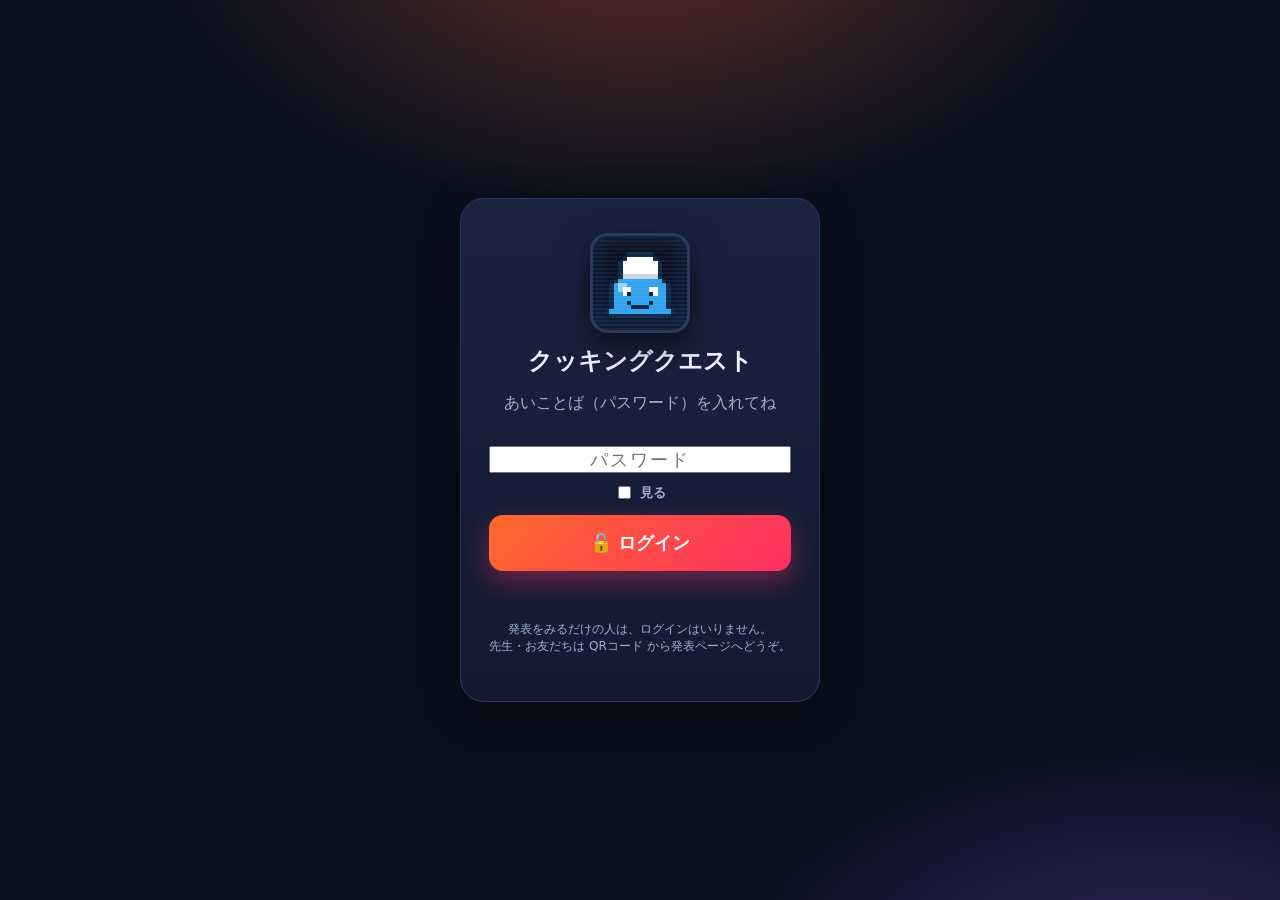
<file: index.html>
<!DOCTYPE html>
<html lang="ja">
<head>
<meta charset="UTF-8">
<meta name="viewport" content="width=device-width, initial-scale=1.0">
<title>クッキングクエスト｜20日間おひるごはんチャレンジ</title>
<link rel="icon" href="assets/favicon.svg" type="image/svg+xml">
<link rel="icon" href="assets/favicon-32.png" sizes="32x32" type="image/png">
<link rel="icon" href="assets/favicon-16.png" sizes="16x16" type="image/png">
<link rel="apple-touch-icon" href="assets/apple-touch-icon.png">
<link rel="stylesheet" href="css/style.css">
</head>
<body>

<!-- ============ トップバー ============ -->
<header class="topbar">
  <div class="brand">
    <div class="logo" id="brand-logo"></div>
    <div>
      <b>クッキングクエスト</b>
      <small id="brand-sub">20日間 おひるごはんチャレンジ</small>
    </div>
  </div>
  <div class="spacer"></div>
  <nav class="nav" id="nav">
    <button data-view="dash" class="active"><span class="ic">🏠</span>ホーム</button>
    <button data-view="entry"><span class="ic">✍️</span>記録する</button>
    <button id="header-qr" title="共有QRコード（ほかの端末で開く）">📱<b>共有QR</b></button>
    <button data-view="present"><span class="ic">🎤</span>発表モード</button>
    <button data-view="print"><span class="ic">🖨️</span>印刷・PDF</button>
    <button data-view="recipes"><span class="ic">📖</span>レシピ</button>
    <button data-view="settings"><span class="ic">⚙️</span>せってい</button>
  </nav>
</header>

<div class="wrap">

  <!-- ============ ダッシュボード ============ -->
  <section class="view active" id="dash">
    <div class="hero">
      <div class="flames"></div>
      <div class="who"><span id="hero-name">陸斗</span> の</div>
      <h1 id="hero-title">2026年夏休み自由研究: クッキングクエスト🔥</h1>
      <p id="hero-line">毎日、ご飯を作って、伝説のシェフをめざそう！🍳</p>
      <div class="stat-row">
        <div class="ring">
          <svg width="150" height="150" viewBox="0 0 150 150">
            <circle cx="75" cy="75" r="64" fill="none" stroke="#0c1122" stroke-width="16"/>
            <circle id="ring-fg" cx="75" cy="75" r="64" fill="none" stroke="url(#g1)" stroke-width="16"
              stroke-linecap="round" stroke-dasharray="402" stroke-dashoffset="402"/>
            <defs><linearGradient id="g1" x1="0" y1="0" x2="1" y2="1">
              <stop offset="0" stop-color="#39e08b"/><stop offset="1" stop-color="#37b6ff"/>
            </linearGradient></defs>
          </svg>
          <div class="num"><b><span id="ring-num">0</span>日</b></div>
        </div>
        <div style="flex:1;min-width:240px">
          <div class="badges" id="badges"></div>
          <div class="xpbar">
            <div class="lvl"><span id="lvl-name">Lv.1 みならいシェフ</span><span id="xp-text">0 XP</span></div>
            <div class="xptrack"><div class="xpfill" id="xpfill"></div></div>
          </div>
        </div>
      </div>
    </div>

    <div class="row" style="margin:22px 0 14px">
      <h2 class="section" style="margin:0">📅 きろくカレンダー</h2>
      <div class="spacer"></div>
      <button class="btn gold sm" id="quick-add">＋ きょうの記録をする</button>
    </div>
    <div class="grid-days" id="grid-days"></div>
  </section>

  <!-- ============ 記録する（フォーム） ============ -->
  <section class="view" id="entry">
    <div class="card">
      <h2 class="section">✍️ <span id="entry-head">きょうの おひるごはんを記録しよう</span></h2>
      <p class="muted" id="entry-sub">写真とテキストを入れて「クリア！」をおすと保存されるよ。</p>

      <div class="form-grid" style="margin-top:14px">
        <div class="field">
          <label>🗓️ 日づけ</label>
          <input type="date" id="f-date">
        </div>
        <div class="field full">
          <label>🍽️ 料理のタイトル <span class="hint">かっこいい名前をつけよう！</span></label>
          <input type="text" id="f-title" placeholder="れい：オムライス火山（かざん）もり">
        </div>
        <div class="field full">
          <label>📷 料理の写真 <span class="hint">なん枚でもOK・ドラッグしても入るよ</span></label>
          <div class="dropzone" id="dropzone">
            <div style="font-size:34px">📸</div>
            <div>ここをタップ、または <b>写真をドラッグ</b> して入れよう</div>
            <input type="file" id="f-photo" accept="image/*" multiple hidden>
          </div>
          <div class="photos" id="photos"></div>
        </div>
        <div class="field">
          <label>🧂 使った材料（ざいりょう） <span class="hint">1行に1つ</span></label>
          <textarea id="f-ing" placeholder="たまご 2こ&#10;ごはん 1ぱい&#10;ケチャップ&#10;たまねぎ"></textarea>
        </div>
        <div class="field">
          <label>👨‍🍳 作りかた・くふうしたこと</label>
          <textarea id="f-steps" placeholder="れい：たまねぎを小さく切った。&#10;ケチャップをよくまぜた。&#10;火加減に気をつけた！"></textarea>
        </div>
        <div class="field full">
          <label>💬 かんそう・むずかしかったこと・あじ</label>
          <textarea id="f-note" placeholder="れい：とろとろにできて自分でもびっくり！つぎはチーズを入れたい。"></textarea>
        </div>
        <div class="field">
          <label>⭐ 今日のできばえ</label>
          <div class="stars" id="stars">
            <span data-v="1">⭐</span><span data-v="2">⭐</span><span data-v="3">⭐</span><span data-v="4">⭐</span><span data-v="5">⭐</span>
          </div>
        </div>
        <div class="field">
          <label>😋 おいしさレベル</label>
          <select id="f-yum">
            <option value="🤤 ぜっぴん！">🤤 ぜっぴん！</option>
            <option value="😋 おいしい">😋 おいしい</option>
            <option value="🙂 まあまあ">🙂 まあまあ</option>
            <option value="😅 つぎはがんばる">😅 つぎはがんばる</option>
          </select>
        </div>
      </div>

      <div class="row end" style="margin-top:10px">
        <button class="btn ghost sm" id="entry-cancel" style="display:none">キャンセル</button>
        <button class="btn ghost sm" id="entry-delete" style="display:none">🗑️ この日を消す</button>
        <button class="btn big" id="save-entry" style="max-width:280px">🔥 クリア！ 記録する</button>
      </div>
    </div>
  </section>

  <!-- ============ 発表モード（起動画面） ============ -->
  <section class="view" id="present">
    <div class="card" style="text-align:center">
      <h2 class="section" style="justify-content:center">🎤 発表モード</h2>
      <p class="muted">大きな画面（プロジェクター）でスライドショー。矢印キー ← → でめくれるよ。</p>
      <div style="font-size:70px;margin:10px">📽️</div>
      <div class="row" style="justify-content:center">
        <button class="btn big sky" id="start-present" style="max-width:320px">▶ スライドを はじめる</button>
      </div>
      <p class="muted" style="margin-top:16px">キーそうさ：<span class="chip">→ / Space つぎ</span> <span class="chip">← まえ</span> <span class="chip">F 全画面</span> <span class="chip">Esc おわる</span></p>
    </div>
  </section>

  <!-- ============ 印刷・PDF ============ -->
  <section class="view" id="print-view">
    <div class="card print-controls no-print">
      <h2 class="section">🖨️ 印刷・PDFにする</h2>
      <p class="muted">紙のサイズと向きをえらんで「印刷する」→ プリンタ画面で「PDFに保存」もできるよ。カラー印刷におすすめ。</p>
      <div class="print-opts" style="margin-top:14px">
        <div class="field">
          <label>📄 紙のサイズ</label>
          <select id="p-size">
            <option value="A4">A4（ふつう・210×297mm）</option>
            <option value="A3">A3（大きい・297×420mm）</option>
            <option value="A5">A5（小さい・148×210mm）</option>
            <option value="B5">B5（JIS・182×257mm）</option>
            <option value="B4">B4（JIS・257×364mm）</option>
            <option value="Letter">レター（216×279mm）</option>
            <option value="Legal">リーガル（216×356mm）</option>
            <option value="Hagaki">はがき（100×148mm）</option>
            <option value="L">L判写真（89×127mm）</option>
          </select>
        </div>
        <div class="field">
          <label>🔄 向き</label>
          <select id="p-orient">
            <option value="portrait">たて</option>
            <option value="landscape">よこ</option>
          </select>
        </div>
        <div class="field">
          <label>🧩 レイアウト</label>
          <select id="p-layout">
            <option value="full">1日 1ページ（写真大きめ・おすすめ）</option>
            <option value="compact">2日 1ページ（コンパクト）</option>
          </select>
        </div>
        <div class="field">
          <label>🖼️ 表紙をつける</label>
          <select id="p-cover"><option value="1">つける</option><option value="0">つけない</option></select>
        </div>
        <div class="field">
          <label>📖 「はじめに・まとめ」</label>
          <select id="p-docs"><option value="1">入れる</option><option value="0">入れない</option></select>
        </div>
        <div class="field">
          <label>🔗 発表QRコード</label>
          <select id="p-qr"><option value="1">表紙につける</option><option value="0">つけない</option></select>
        </div>
        <div class="field">
          <label>&nbsp;</label>
          <button class="btn gold" id="do-print">🖨️ 印刷する / PDFに保存</button>
        </div>
      </div>
      <p class="muted no-print" style="margin-top:8px">↓ 下はプレビュー（実際に印刷される紙のイメージ）</p>
    </div>

    <div class="preview-scroller no-print" id="preview-scroller">
      <div id="report"></div>
    </div>
  </section>

  <!-- ============ レシピ図鑑 ============ -->
  <section class="view" id="recipes">
    <div class="card" style="background:linear-gradient(135deg,#241033,#3a1030 60%,#0b1020)">
      <h2 class="section">📖 レシピ図鑑 <span class="chip" id="recipe-count"></span></h2>
      <p class="muted">「作ってみたい！」をタップすると、材料・作り方が出るよ。そのまま「記録する」に写せるので、まよったらここから選ぼう！🍳</p>
      <div class="chips" id="recipe-cats" style="margin-top:12px"></div>
    </div>
    <div class="recipe-grid" id="recipe-grid" style="margin-top:16px"></div>
    <div id="recipe-credits" style="margin-top:18px"></div>
  </section>

  <!-- ============ せってい ============ -->
  <section class="view" id="settings">
    <div class="card" style="background:linear-gradient(135deg,#0e2a3a,#0b1020);border-color:#1c5a7a">
      <h2 class="section">🔗 共有URL（どの端末でも同じ記録）</h2>
      <p class="muted">このURLを ふせておけば、パソコン・スマホ・iPad など どの端末で開いても同じ記録が出ます。iPadで開けばそのまま発表もできます。<b>大事なURLなので、なくさないように保存してね。</b></p>
      <div class="row" style="margin-top:10px">
        <input type="text" id="share-url" readonly style="flex:1;min-width:220px" onclick="this.select()">
        <button class="btn sky sm" id="copy-url">📋 コピー</button>
      </div>
      <p class="muted" id="ws-note" style="font-size:12px;margin-top:8px"></p>
    </div>

    <div class="card" style="margin-top:18px">
      <h2 class="section">⚙️ せってい（自由研究のじょうほう）</h2>
      <p class="muted">ここに入れた名前や目標は、表紙やスライドに出るよ。</p>
      <div class="setting-grid" style="margin-top:14px">
        <div class="field"><label>👦 名前</label><input type="text" id="s-name" placeholder="陸斗"></div>
        <div class="field"><label>🏫 学年・組</label><input type="text" id="s-grade" placeholder="3-1"></div>
        <div class="field full"><label>📕 タイトル <span class="hint">表紙・発表ページに出るよ</span></label><input type="text" id="s-title" placeholder="2026年夏休み自由研究: クッキングクエスト🔥"></div>
        <div class="field full"><label>🌐 発表ページの公開URL <span class="hint">印刷のQRコードの飛び先</span></label><input type="text" id="s-url" placeholder="https://…github.io/…/present.html"></div>
        <div class="field"><label>🎯 目標の日数</label><input type="number" id="s-goal" min="1" max="99" value="20"></div>
        <div class="field"><label>🔔 効果音</label><select id="s-sound"><option value="1">オン</option><option value="0">オフ</option></select></div>
        <div class="field full"><label>💡 はじめに（きっかけ・目的）</label><textarea id="s-intro" placeholder="れい：ぼくはお母さんの手つだいで料理をするのが好きになったので、夏休みに毎日おひるごはんを作ってみることにしました。"></textarea></div>
        <div class="field full"><label>🏁 まとめ（わかったこと・かんそう）</label><textarea id="s-summary" placeholder="れい：20日つづけて、包丁の使い方が上手になった。火かげんがむずかしかった。家族が『おいしい』と言ってくれてうれしかった。"></textarea></div>
      </div>
      <div class="row"><button class="btn lime sm" id="save-settings">💾 ほぞんする</button></div>
    </div>

    <div class="card" style="margin-top:18px">
      <h2 class="section">💾 バックアップ・書き出し</h2>
      <p class="muted">写真もぜんぶ入ったデータを保存できます。パソコンを変えるときや、消えてしまうのが心配なときに。</p>
      <div class="kv"><span>📦 データを保存（バックアップ）</span><button class="btn ghost sm" id="export-json">JSONで書き出す</button></div>
      <div class="kv"><span>📥 データを読みこむ（ふくげん）</span><button class="btn ghost sm" id="import-json">JSONを読みこむ</button></div>
      <div class="kv"><span>🌐 発表をオフライン用に書き出す</span><button class="btn sky sm" id="export-site">バックアップHTMLを保存</button></div>
      <p class="muted" style="font-size:13px">※ 発表は<b>すでにクラウドで自動共有</b>されています（上の「共有URL」）。QRコードもそのURLに自動でつながります。<br>このボタンは、ネットが無い場所でも開ける「1ファイル完結の発表バックアップ」を保存したいとき用です。</p>
      <input type="file" id="import-file" accept="application/json" hidden>
    </div>

    <div class="card" style="margin-top:18px">
      <h2 class="section">🧪 おためし</h2>
      <div class="kv"><span>サンプルデータを入れて動きを見る</span><button class="btn ghost sm" id="load-demo">デモを入れる</button></div>
      <div class="kv"><span class="danger">ぜんぶ消して最初から</span><button class="btn ghost sm danger" id="reset-all">全部リセット</button></div>
    </div>
    <p class="muted" style="text-align:center;margin-top:20px;font-size:13px">クッキングクエスト 🔥 データはこのブラウザの中に自動保存されます</p>
  </section>

</div><!-- /wrap -->

<!-- 発表スライドのステージ -->
<div id="present-view">
  <div id="slides"></div>
  <div class="present-bar">
    <button id="pv-prev">← まえ</button>
    <div class="pageno" id="pv-pageno">1 / 1</div>
    <div class="prog"><i id="pv-prog"></i></div>
    <button id="pv-full">⛶ 全画面</button>
    <button id="pv-next">つぎ →</button>
    <button id="pv-exit">✕ おわる</button>
  </div>
</div>

<!-- 部品 -->
<div id="toast"></div>
<canvas id="confetti"></canvas>
<div id="levelup"><div class="box"><div class="em">🏆</div><h2 id="lu-title">レベルアップ！</h2><p id="lu-sub"></p></div></div>
<div class="modal-bg" id="modal"><div class="modal"><h3 id="m-title"></h3><div id="m-body"></div><div class="row end" style="margin-top:16px"><button class="btn ghost sm" id="m-cancel">キャンセル</button><button class="btn sm" id="m-ok">OK</button></div></div></div>

<!-- レシピ詳細 -->
<div class="recipe-detail-bg" id="recipe-detail"><div class="recipe-detail" id="recipe-detail-body"></div></div>

<!-- 共有QRコード -->
<div class="modal-bg" id="qr-modal">
  <div class="modal" style="max-width:420px;text-align:center">
    <h3>📱 共有QRコード</h3>
    <p class="muted" style="font-size:13px">スマホやiPadのカメラでこのQRを読み取ると、<b>同じ記録</b>が開けます。発表もそのままできます。</p>
    <div id="qr-img-box" style="margin:16px auto"></div>
    <input type="text" id="qr-url" readonly onclick="this.select()" style="width:100%;text-align:center;font-size:12px">
    <div class="row" style="justify-content:center;margin-top:14px">
      <button class="btn sky sm" id="qr-copy">📋 URLをコピー</button>
      <button class="btn ghost sm" id="qr-close">とじる</button>
    </div>
  </div>
</div>

<!-- ============ ログイン画面 ============ -->
<div id="login">
  <div class="login-card">
    <div class="login-logo" id="login-logo"></div>
    <h1>クッキングクエスト</h1>
    <p class="muted">あいことば（パスワード）を入れてね</p>
    <input type="password" id="login-pass" placeholder="パスワード" autocomplete="current-password">
    <label class="login-show"><input type="checkbox" id="login-toggle"> 見る</label>
    <button class="btn big" id="login-btn" style="margin-top:12px">🔓 ログイン</button>
    <div id="login-err"></div>
    <p class="muted" style="font-size:12px;margin-top:16px">発表をみるだけの人は、ログインはいりません。<br>先生・お友だちは QRコード から発表ページへどうぞ。</p>
  </div>
</div>

<style id="page-style">@page{size:A4 portrait;margin:10mm}</style>

<script src="lib/supabase.js"></script>
<script src="js/cloud-config.js"></script>
<script src="js/cloud.js"></script>
<script src="lib/qrcode.js"></script>
<script src="js/recipes.js"></script>
<script src="js/photos.js"></script>
<script src="js/app.js"></script>
</body>
</html>
</file>
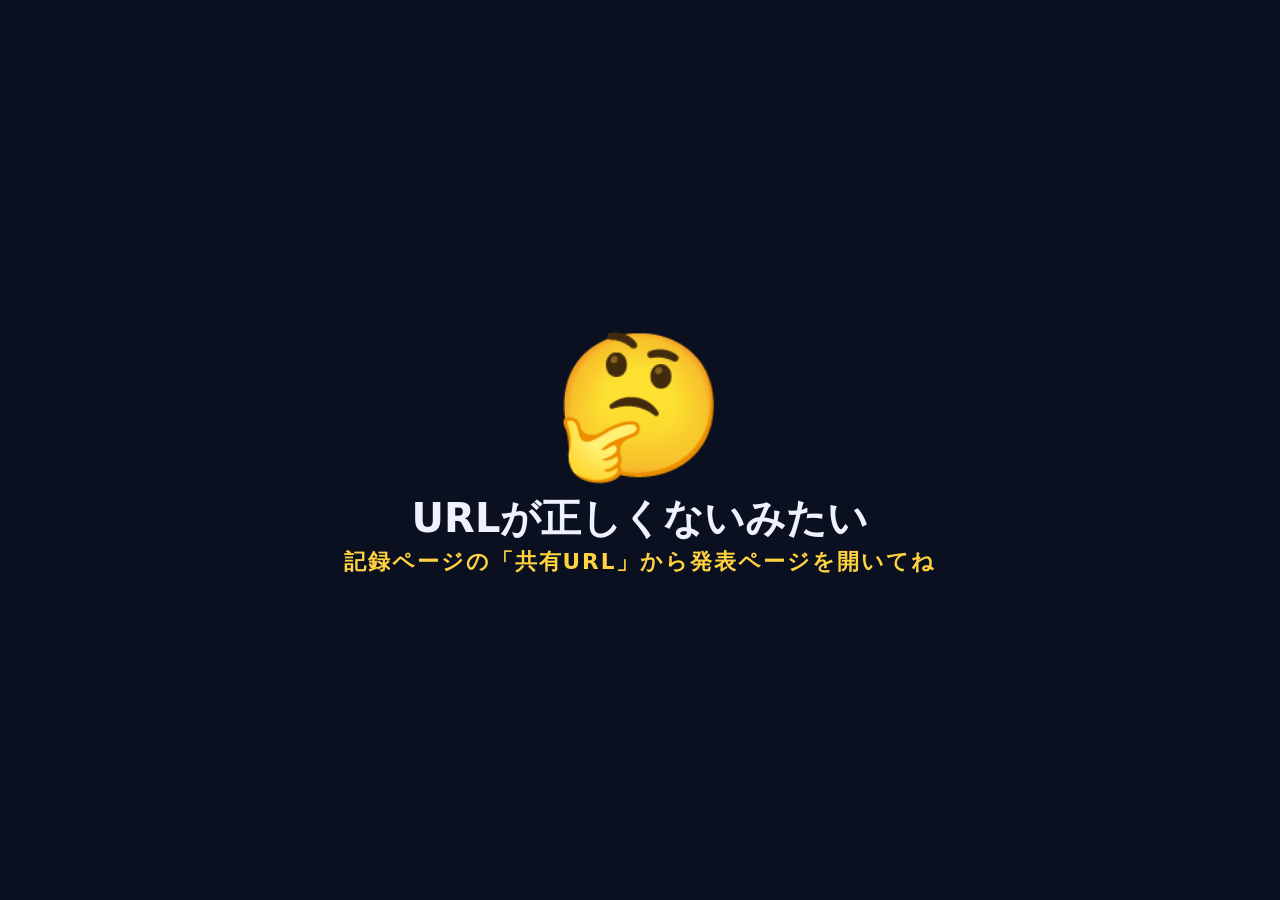
<file: present.html>
<!DOCTYPE html><html lang="ja"><head><meta charset="UTF-8">
<meta name="viewport" content="width=device-width,initial-scale=1">
<title>2026年夏休み自由研究: クッキングクエスト🔥</title>
<link rel="icon" href="assets/favicon.svg" type="image/svg+xml">
<link rel="icon" href="assets/favicon-32.png" sizes="32x32" type="image/png">
<link rel="apple-touch-icon" href="assets/apple-touch-icon.png">
<style>
*{margin:0;padding:0;box-sizing:border-box}
body{font-family:system-ui,-apple-system,"Hiragino Maru Gothic ProN","Yu Gothic",sans-serif;background:#0b1020;color:#eef2ff;overflow:hidden}
#s{position:fixed;inset:0}
.sl{position:absolute;inset:0;display:none;flex-direction:column;padding:4vmin 5vmin 96px;overflow:hidden}
.sl.on{display:flex;animation:in .5s cubic-bezier(.2,.9,.2,1) both}
@keyframes in{from{opacity:0;transform:translateX(40px)}to{opacity:1;transform:none}}
.k{color:#ffd23f;font-weight:900;letter-spacing:2px;font-size:clamp(14px,2.4vmin,22px)}
h1{font-size:clamp(30px,7vmin,74px);margin:.2em 0;line-height:1.05}
.ph{flex:1;display:grid;gap:2vmin;min-height:0;grid-auto-rows:1fr}
.ph .shot{position:relative;overflow:hidden;border-radius:18px;background:#05070f;box-shadow:0 20px 50px rgba(0,0,0,.6);min-height:0}
.ph .shot>span{position:absolute;inset:0;background-size:cover;background-position:center;filter:blur(22px) brightness(.5);transform:scale(1.25)}
.ph .shot>img{position:absolute;inset:0;width:100%;height:100%;object-fit:contain;z-index:1}
.m{display:flex;flex-wrap:wrap;gap:2vmin;margin-top:2vmin;font-size:clamp(15px,2.6vmin,26px)}
.m .b{background:rgba(255,255,255,.08);border:1px solid rgba(255,255,255,.14);border-radius:16px;padding:1.4vmin 2vmin}
.m .b b{color:#ffd23f}
.cover{align-items:center;justify-content:center;text-align:center;background:radial-gradient(800px 500px at 50% 0%,rgba(255,106,43,.35),transparent 60%)}
.plate{font-size:clamp(70px,18vmin,200px);animation:spin 14s linear infinite}
@keyframes spin{to{transform:rotate(360deg)}}
.bar{position:absolute;inset:auto 0 0 0;display:flex;gap:14px;align-items:center;padding:14px 20px;background:linear-gradient(0deg,rgba(0,0,0,.6),transparent)}
.bar button{border:1px solid rgba(255,255,255,.25);background:rgba(255,255,255,.1);color:#fff;border-radius:12px;padding:10px 16px;font-weight:900;font-size:16px;cursor:pointer}
.prog{flex:1;height:8px;border-radius:6px;background:rgba(255,255,255,.15);overflow:hidden}
.prog i{display:block;height:100%;background:linear-gradient(90deg,#ffb020,#ff2e63);width:0;transition:.4s}
.no{font-weight:900;min-width:64px;text-align:center}
#msg{position:fixed;inset:0;display:grid;place-items:center;text-align:center;padding:24px}
#msg .plate2{font-size:min(24vmin,140px)}
.hide{display:none!important}
</style></head><body>
<div id="msg"><div><div class="plate2">🍳</div><h1 style="font-size:clamp(22px,5vw,40px)">よみこみ中…</h1><p class="k" id="msgk">クラウドから発表データを読んでいます</p></div></div>
<div id="s" class="hide"></div>
<div class="bar hide" id="bar"><button onclick="go(i-1)">←</button><div class="no" id="no"></div><div class="prog"><i id="pi"></i></div><button onclick="fs()">⛶</button><button onclick="go(i+1)">→</button></div>

<script src="lib/supabase.js"></script>
<script src="js/cloud-config.js"></script>
<script>
const esc=s=>(s==null?'':String(s)).replace(/[&<>"]/g,c=>({'&':'&amp;','<':'&lt;','>':'&gt;','"':'&quot;'}[c]));
const nl=s=>esc(s).replace(/\n/g,'<br>');
const fd=s=>{if(!s)return'';const[y,m,d]=s.split('-').map(Number);if(!y||!m||!d)return s;const date=new Date(y,m-1,d);if(isNaN(date))return s;const w=['日','月','火','水','木','金','土'][date.getDay()];return(date.getMonth()+1)+'月'+date.getDate()+'日('+w+')';};
let slides=[],els=[],i=0;
function go(n){if(!els.length)return;i=Math.max(0,Math.min(els.length-1,n));els.forEach((el,k)=>el.classList.toggle('on',k===i));document.getElementById('no').textContent=(i+1)+' / '+els.length;document.getElementById('pi').style.width=((i+1)/els.length*100)+'%';}
function fs(){if(!document.fullscreenElement)document.documentElement.requestFullscreen();else document.exitFullscreen();}
function build(S,E){
  slides=[];
  slides.push('<div class="sl cover"><div class="plate">🍽️</div><div class="k">じゆうけんきゅう / COOKING QUEST</div><h1>'+esc(S.title||'')+'</h1><div class="m" style="justify-content:center"><div class="b"><b>なまえ</b> '+esc(S.name||'')+'</div><div class="b"><b>クラス</b> '+esc(S.grade||'')+'</div><div class="b"><b>クリア</b> '+E.length+'日</div></div></div>');
  if(S.intro&&S.intro.trim())slides.push('<div class="sl"><div class="k">はじめに</div><h1>なぜ やろうと思ったか 💡</h1><div class="m"><div class="b" style="font-size:clamp(18px,3.4vmin,34px);line-height:1.6">'+nl(S.intro)+'</div></div></div>');
  E.forEach((e,idx)=>{const dayNum=idx+1;const p=(e.photos||[]).slice(0,4);let g='1fr';if(p.length===2)g='1fr 1fr';if(p.length===3)g='2fr 1fr';if(p.length>=4)g='1fr 1fr';
   const shot=x=>'<div class="shot"><span style="background-image:url(\''+esc(x)+'\')"></span><img src="'+esc(x)+'"></div>';
   const ph=p.length?'<div class="ph" style="grid-template-columns:'+g+'">'+p.map(shot).join('')+'</div>':'<div class="ph" style="place-items:center;font-size:12vmin">🍽️</div>';
   const st='⭐'.repeat(e.stars||0);
   slides.push('<div class="sl"><div class="k">'+dayNum+'日目 ・ '+esc(fd(e.date))+'</div><h1>'+esc(e.title||'')+'</h1>'+ph+'<div class="m">'+(e.ingredients?'<div class="b"><b>材料</b> '+esc((e.ingredients||'').split("\n").filter(Boolean).join("、"))+'</div>':'')+(e.yum?'<div class="b">'+esc(e.yum)+'</div>':'')+(st?'<div class="b">'+st+'</div>':'')+(e.note?'<div class="b"><b>ひとこと</b> '+esc(e.note)+'</div>':'')+'</div></div>');});
  if(S.summary&&S.summary.trim())slides.push('<div class="sl"><div class="k">まとめ</div><h1>やってみて わかったこと 🏁</h1><div class="m"><div class="b" style="font-size:clamp(18px,3.4vmin,34px);line-height:1.6">'+nl(S.summary)+'</div></div></div>');
  slides.push('<div class="sl cover"><div class="plate">🎉</div><h1>おわり</h1><div class="k">みてくれて ありがとう！</div></div>');
  document.getElementById('s').innerHTML=slides.join('');
  els=[...document.querySelectorAll('.sl')];
  document.getElementById('msg').classList.add('hide');
  document.getElementById('s').classList.remove('hide');
  document.getElementById('bar').classList.remove('hide');
  go(0);
}
function showMsg(title,sub){document.querySelector('#msg h1').textContent=title;document.getElementById('msgk').textContent=sub;document.querySelector('#msg .plate2').textContent='🤔';}
async function load(){
  const m=(location.hash||'').match(/ws=([A-Za-z0-9\-]+)/);
  if(!m){showMsg('URLが正しくないみたい','記録ページの「共有URL」から発表ページを開いてね');return;}
  const ws=m[1], cfg=window.CLOUD||{};
  if(!(cfg.url&&cfg.key)||!window.supabase){showMsg('準備中','設定を確認してね');return;}
  try{
    const c=window.supabase.createClient(cfg.url,cfg.key,{auth:{persistSession:false}});
    const st=await c.from('app_settings').select('data').eq('ws',ws).maybeSingle();
    const en=await c.from('entries').select('*').eq('ws',ws).order('day',{ascending:true});
    const S=(st.data&&st.data.data)||{};
    // アプリ(js/app.js)と同じ：日付順で全件表示（通し番号で番号付け）
    const E=(en.data||[]).slice().sort((a,b)=>(a.date||'').localeCompare(b.date||'')||(a.created_at||0)-(b.created_at||0)).map(r=>({day:r.day,date:r.date,title:r.title,ingredients:r.ingredients,note:r.note,stars:r.stars,yum:r.yum,photos:r.photos||[]}));
    if(!E.length){showMsg('まだ発表データがありません','記録ページで料理を記録すると、ここに出ます🍳');return;}
    document.title=(S.title||'クッキングクエスト');
    build(S,E);
  }catch(e){console.error(e);showMsg('読みこめませんでした','ネットせつぞくを確認してね');}
}
addEventListener('keydown',e=>{if(!els.length)return;if(e.key==='ArrowRight'||e.key===' '){e.preventDefault();go(i+1);}else if(e.key==='ArrowLeft')go(i-1);else if(e.key==='f')fs();});
let tx=null;addEventListener('touchstart',e=>tx=e.touches[0].clientX,{passive:true});addEventListener('touchend',e=>{if(tx==null||!els.length)return;const dx=e.changedTouches[0].clientX-tx;if(Math.abs(dx)>50)go(i+(dx<0?1:-1));tx=null;});
addEventListener('hashchange',load);
load();
</script></body></html>
</file>
<file: css/style.css>
/* =========================================================
   クッキングクエスト - 自由研究 料理記録アプリ
   小3男子がテンション上がる「ゲーム風」デザイン
   ========================================================= */

/* ==========================================================
   CSS変数（カラーパレット・共通値）
   ========================================================== */
:root {
  /* 背景色 */
  --bg: #0b1020;
  --bg2: #131a30;
  --panel: #1a2340;
  --panel2: #212c50;

  /* テキスト色 */
  --ink: #eef2ff;
  --sub: #9fb0d8;
  --line: #2c3860;

  /* アクセントカラー */
  --fire: #ff6a2b;
  --fire2: #ffb020;
  --lava: #ff2e63;
  --gold: #ffd23f;
  --lime: #39e08b;
  --sky: #37b6ff;
  --purple: #8a5cff;

  /* 共通値 */
  --radius: 20px;
  --shadow: 0 12px 40px rgba(0, 0, 0, .45);
  --font: system-ui, -apple-system, "Hiragino Maru Gothic ProN", "Yu Gothic", "Meiryo", sans-serif;
}

/* ==========================================================
   ベーススタイル
   ========================================================== */
* {
  box-sizing: border-box;
  -webkit-tap-highlight-color: transparent;
}

html, body {
  margin: 0;
  padding: 0;
}

body {
  font-family: var(--font);
  color: var(--ink);
  background:
    radial-gradient(1200px 600px at 80% -10%, rgba(138, 92, 255, .25), transparent 60%),
    radial-gradient(1000px 500px at 0% 0%, rgba(255, 106, 43, .20), transparent 55%),
    var(--bg);
  min-height: 100vh;
  overflow-x: hidden;
}

button {
  font-family: inherit;
  cursor: pointer;
}

img {
  max-width: 100%;
  display: block;
}

input, textarea, select {
  font-family: inherit;
}

/* ==========================================================
   トップバー
   ========================================================== */
.topbar {
  position: sticky;
  top: 0;
  z-index: 50;
  display: flex;
  align-items: center;
  gap: 14px;
  padding: 12px 18px;
  background: linear-gradient(180deg, rgba(11, 16, 32, .96), rgba(11, 16, 32, .72));
  backdrop-filter: blur(10px);
  border-bottom: 1px solid var(--line);
}

.brand {
  display: flex;
  align-items: center;
  gap: 12px;
  font-weight: 900;
  letter-spacing: .5px;
  font-family: var(--font);
}

.brand .logo {
  width: 46px;
  height: 46px;
  border-radius: 12px;
  display: grid;
  place-items: center;
  padding: 5px;
  overflow: hidden;
  position: relative;
  background: linear-gradient(180deg, #0a1020, #0e1732);
  border: 2px solid #2a3a5e;
  box-shadow: 0 6px 18px rgba(0, 0, 0, .5),
              inset 0 0 16px rgba(255, 176, 32, .15),
              inset 0 0 0 2px #0a1020;
}

.brand .logo .pixel-sprite {
  width: 100%;
  height: 100%;
  image-rendering: pixelated;
  image-rendering: crisp-edges;
  animation: heroBob 1.8s ease-in-out infinite;
}

@keyframes heroBob {
  0%, 100% { transform: translateY(0); }
  50% { transform: translateY(-8%); }
}

@keyframes wobble {
  0%, 100% { transform: rotate(-4deg); }
  50% { transform: rotate(6deg); }
}

.brand b {
  font-size: 19px;
  line-height: 1;
}

.brand small {
  display: block;
  color: var(--sub);
  font-weight: 700;
  font-size: 11px;
  margin-top: 2px;
}

.spacer {
  flex: 1;
}

/* ナビゲーション */
.nav {
  display: flex;
  gap: 8px;
  flex-wrap: wrap;
}

.nav button {
  border: 1px solid var(--line);
  background: var(--panel);
  color: var(--ink);
  padding: 10px 14px;
  border-radius: 12px;
  font-weight: 800;
  font-size: 14px;
  transition: .15s transform, .15s background, .15s border-color;
}

.nav button:hover {
  transform: translateY(-2px);
}

.nav button.active {
  background: linear-gradient(135deg, var(--fire), var(--fire2));
  border-color: transparent;
  color: #231200;
  box-shadow: 0 8px 22px rgba(255, 176, 32, .4);
}

.nav button .ic {
  margin-right: 6px;
}

/* ヘッダーQRボタン */
#header-qr {
  display: flex;
  align-items: center;
  gap: 6px;
  border: 1px solid var(--line);
  background: linear-gradient(135deg, var(--sky), var(--purple));
  color: #04121f;
  padding: 9px 14px;
  border-radius: 12px;
  font-weight: 900;
  font-size: 14px;
  box-shadow: 0 6px 18px rgba(55, 182, 255, .35);
  transition: .15s transform;
}

#header-qr:hover {
  transform: translateY(-2px);
}

#header-qr b {
  font-weight: 900;
}

#qr-img-box img {
  width: 230px;
  height: 230px;
  image-rendering: pixelated;
  border: 8px solid #fff;
  border-radius: 10px;
  background: #fff;
}

@media (max-width: 720px) {
  #header-qr b { display: none; }
  #header-qr { padding: 9px 11px; }
}

/* ==========================================================
   レイアウト
   ========================================================== */
.wrap {
  max-width: 1120px;
  margin: 0 auto;
  padding: 22px 18px 90px;
}

.view {
  display: none;
  animation: pop .35s ease both;
}

.view.active {
  display: block;
}

@keyframes pop {
  from {
    opacity: 0;
    transform: translateY(14px) scale(.99);
  }
  to {
    opacity: 1;
    transform: none;
  }
}

.card {
  background: linear-gradient(180deg, var(--panel), var(--bg2));
  border: 1px solid var(--line);
  border-radius: var(--radius);
  padding: 20px;
  box-shadow: var(--shadow);
}

h2.section {
  font-size: 22px;
  margin: 0 0 4px;
  display: flex;
  align-items: center;
  gap: 10px;
}

.muted {
  color: var(--sub);
}

/* ==========================================================
   ダッシュボード ヒーロー
   ========================================================== */
.hero {
  position: relative;
  overflow: hidden;
  border-radius: 26px;
  padding: 26px;
  background:
    radial-gradient(600px 300px at 90% -20%, rgba(255, 210, 63, .25), transparent 60%),
    linear-gradient(135deg, #241033, #3a1030 60%, #0b1020);
  border: 1px solid var(--line);
  box-shadow: var(--shadow);
}

.hero .flames {
  position: absolute;
  inset: auto 0 -20px 0;
  height: 120px;
  pointer-events: none;
  opacity: .5;
  background:
    radial-gradient(60px 90px at 10% 100%, var(--fire), transparent 70%),
    radial-gradient(70px 110px at 35% 100%, var(--fire2), transparent 70%),
    radial-gradient(60px 90px at 60% 100%, var(--lava), transparent 70%),
    radial-gradient(80px 120px at 85% 100%, var(--fire), transparent 70%);
  filter: blur(2px);
  animation: flick 1.4s ease-in-out infinite alternate;
}

@keyframes flick {
  from {
    transform: translateY(6px) scaleY(.95);
    opacity: .4;
  }
  to {
    transform: translateY(-4px) scaleY(1.05);
    opacity: .65;
  }
}

.hero h1 {
  margin: 0;
  font-size: 30px;
  line-height: 1.15;
  text-shadow: 0 2px 0 rgba(0, 0, 0, .3);
}

.hero .who {
  color: var(--gold);
  font-weight: 900;
}

.hero p {
  margin: 8px 0 0;
  color: #e9d6ff;
  font-weight: 600;
}

/* ステータス行 */
.stat-row {
  display: flex;
  flex-wrap: wrap;
  gap: 16px;
  margin-top: 20px;
  align-items: center;
}

.ring {
  position: relative;
  width: 150px;
  height: 150px;
  flex: 0 0 auto;
}

.ring svg {
  transform: rotate(-90deg);
}

.ring .num {
  position: absolute;
  inset: 0;
  display: grid;
  place-items: center;
  text-align: center;
}

.ring .num b {
  font-size: 32px;
  font-weight: 900;
  line-height: 1;
}

/* バッジ */
.badges {
  display: flex;
  gap: 10px;
  flex-wrap: wrap;
}

.medal {
  width: 74px;
  height: 88px;
  border-radius: 14px;
  display: grid;
  place-items: center;
  text-align: center;
  background: var(--panel2);
  border: 1px solid var(--line);
  position: relative;
  font-size: 11px;
  font-weight: 800;
  color: var(--sub);
  gap: 2px;
  padding: 6px;
}

.medal .em {
  font-size: 30px;
  filter: grayscale(1) opacity(.4);
}

.medal.on {
  background: linear-gradient(180deg, #3a2c07, #1a1400);
  border-color: var(--gold);
  color: var(--gold);
}

.medal.on .em {
  filter: none;
  animation: shine 2.5s ease-in-out infinite;
}

@keyframes shine {
  0%, 100% { transform: scale(1); }
  50% { transform: scale(1.15); }
}

/* 経験値バー */
.xpbar {
  margin-top: 16px;
}

.xpbar .lvl {
  display: flex;
  justify-content: space-between;
  font-weight: 900;
  margin-bottom: 6px;
}

.xptrack {
  height: 16px;
  border-radius: 10px;
  background: #0c1122;
  border: 1px solid var(--line);
  overflow: hidden;
}

.xpfill {
  height: 100%;
  width: 0;
  border-radius: 10px;
  background: linear-gradient(90deg, var(--lime), var(--sky));
  transition: width .8s cubic-bezier(.2, .9, .2, 1);
}

/* ==========================================================
   20日グリッド
   ========================================================== */
.grid-days {
  display: grid;
  grid-template-columns: repeat(auto-fill, minmax(150px, 1fr));
  gap: 14px;
  margin-top: 8px;
}

.daycell {
  position: relative;
  border-radius: 16px;
  overflow: hidden;
  aspect-ratio: 1/1;
  background: var(--panel);
  border: 1px dashed var(--line);
  display: grid;
  place-items: center;
  text-align: center;
  color: var(--sub);
  transition: .15s transform, .15s box-shadow;
  cursor: pointer;
}

.daycell:hover {
  transform: translateY(-3px);
  box-shadow: 0 12px 26px rgba(0, 0, 0, .4);
}

.daycell .plus {
  font-size: 34px;
  font-weight: 900;
  color: var(--fire2);
}

.daycell .dn {
  position: absolute;
  top: 8px;
  left: 10px;
  font-weight: 900;
  font-size: 13px;
  background: rgba(0, 0, 0, .5);
  padding: 3px 9px;
  border-radius: 20px;
  z-index: 2;
  color: #fff;
}

.daycell.done {
  border-style: solid;
  border-color: transparent;
  color: #fff;
}

.daycell.done img {
  position: absolute;
  inset: 0;
  width: 100%;
  height: 100%;
  object-fit: cover;
}

.daycell.done .cap {
  position: absolute;
  inset: auto 0 0 0;
  z-index: 2;
  padding: 22px 10px 9px;
  background: linear-gradient(0deg, rgba(0, 0, 0, .85), transparent);
  font-weight: 900;
  font-size: 13px;
  text-align: left;
}

.daycell.done .cleared {
  position: absolute;
  top: 7px;
  right: 8px;
  z-index: 2;
  font-size: 12px;
  font-weight: 900;
  color: #231200;
  background: var(--gold);
  padding: 3px 8px;
  border-radius: 20px;
}

/* ==========================================================
   フォーム
   ========================================================== */
.form-grid {
  display: grid;
  grid-template-columns: 1fr 1fr;
  gap: 16px;
}

.field {
  display: flex;
  flex-direction: column;
  gap: 6px;
  margin-bottom: 14px;
}

.field.full {
  grid-column: 1/-1;
}

label {
  font-weight: 800;
  font-size: 14px;
  display: flex;
  align-items: center;
  gap: 6px;
}

label .hint {
  color: var(--sub);
  font-weight: 600;
  font-size: 12px;
}

input[type=text],
input[type=date],
input[type=number],
textarea,
select {
  background: #0c1226;
  border: 1px solid var(--line);
  color: var(--ink);
  border-radius: 12px;
  padding: 12px 14px;
  font-size: 15px;
  outline: none;
  transition: .15s border-color, .15s box-shadow;
}

input:focus,
textarea:focus,
select:focus {
  border-color: var(--fire2);
  box-shadow: 0 0 0 3px rgba(255, 176, 32, .2);
}

textarea {
  resize: vertical;
  min-height: 90px;
  line-height: 1.5;
}

/* 星評価 */
.stars {
  display: flex;
  gap: 6px;
  font-size: 30px;
}

.stars span {
  cursor: pointer;
  filter: grayscale(1) opacity(.45);
  transition: .12s transform;
}

.stars span:hover {
  transform: scale(1.2);
}

.stars span.on {
  filter: none;
}

/* 写真アップロード */
.dropzone {
  border: 2px dashed var(--line);
  border-radius: 16px;
  padding: 22px;
  text-align: center;
  color: var(--sub);
  background: #0c1226;
  transition: .15s;
  cursor: pointer;
}

.dropzone.drag {
  border-color: var(--fire2);
  background: #141a33;
  color: var(--ink);
}

.dropzone b {
  color: var(--fire2);
}

.photos {
  display: grid;
  grid-template-columns: repeat(auto-fill, minmax(120px, 1fr));
  gap: 10px;
  margin-top: 12px;
}

.thumb {
  position: relative;
  border-radius: 12px;
  overflow: hidden;
  aspect-ratio: 1/1;
  background: #0c1226;
  border: 1px solid var(--line);
}

.thumb img {
  width: 100%;
  height: 100%;
  object-fit: cover;
}

.thumb .del {
  position: absolute;
  top: 5px;
  right: 5px;
  border: none;
  background: rgba(0, 0, 0, .65);
  color: #fff;
  width: 26px;
  height: 26px;
  border-radius: 50%;
  font-weight: 900;
}

.thumb .mv {
  position: absolute;
  bottom: 5px;
  left: 5px;
  display: flex;
  gap: 4px;
}

.thumb .mv button {
  border: none;
  background: rgba(0, 0, 0, .65);
  color: #fff;
  width: 24px;
  height: 24px;
  border-radius: 7px;
  font-weight: 900;
  font-size: 14px;
}

/* ボタン */
.btn {
  border: none;
  border-radius: 14px;
  padding: 14px 22px;
  font-weight: 900;
  font-size: 16px;
  background: linear-gradient(135deg, var(--fire), var(--lava));
  color: #fff;
  box-shadow: 0 10px 26px rgba(255, 46, 99, .4);
  transition: .15s transform;
}

.btn:hover {
  transform: translateY(-2px);
}

.btn.big {
  width: 100%;
  font-size: 18px;
  padding: 16px;
}

.btn.ghost {
  background: var(--panel);
  color: var(--ink);
  border: 1px solid var(--line);
  box-shadow: none;
}

.btn.gold {
  background: linear-gradient(135deg, var(--gold), var(--fire2));
  color: #231200;
  box-shadow: 0 10px 26px rgba(255, 176, 32, .4);
}

.btn.lime {
  background: linear-gradient(135deg, var(--lime), #12b981);
  color: #052616;
  box-shadow: 0 10px 26px rgba(57, 224, 139, .35);
}

.btn.sky {
  background: linear-gradient(135deg, var(--sky), var(--purple));
  color: #04121f;
  box-shadow: 0 10px 26px rgba(55, 182, 255, .35);
}

.btn.sm {
  padding: 9px 14px;
  font-size: 14px;
  border-radius: 11px;
}

.row {
  display: flex;
  gap: 12px;
  flex-wrap: wrap;
  align-items: center;
}

.row.end {
  justify-content: flex-end;
}

.chips {
  display: flex;
  flex-wrap: wrap;
  gap: 8px;
}

.chip {
  background: var(--panel2);
  border: 1px solid var(--line);
  border-radius: 20px;
  padding: 6px 12px;
  font-weight: 800;
  font-size: 13px;
}

/* ==========================================================
   発表スライド
   ========================================================== */
#present-view {
  position: fixed;
  inset: 0;
  z-index: 200;
  background: #05070f;
  display: none;
}

#present-view.active {
  display: block;
}

.slide {
  position: absolute;
  inset: 0;
  display: none;
  flex-direction: column;
  padding: 4vmin 5vmin 96px;
  color: #fff;
  overflow: hidden;
}

.slide.show {
  display: flex;
  animation: slidein .5s cubic-bezier(.2, .9, .2, 1) both;
}

@keyframes slidein {
  from {
    opacity: 0;
    transform: translateX(40px) scale(.98);
  }
  to {
    opacity: 1;
    transform: none;
  }
}

.slide .kicker {
  font-weight: 900;
  color: var(--gold);
  letter-spacing: 2px;
  font-size: clamp(14px, 2.4vmin, 22px);
}

.slide h1 {
  font-size: clamp(30px, 7vmin, 74px);
  margin: .2em 0;
  line-height: 1.05;
  text-shadow: 0 4px 0 rgba(0, 0, 0, .4);
}

.slide .big-photos {
  flex: 1;
  display: grid;
  gap: 2vmin;
  min-height: 0;
  grid-auto-rows: 1fr;
}

.slide .big-photos .shot {
  position: relative;
  overflow: hidden;
  border-radius: 18px;
  background: #05070f;
  box-shadow: 0 20px 50px rgba(0, 0, 0, .6);
  min-height: 0;
}

.slide .big-photos .shot > span {
  position: absolute;
  inset: 0;
  background-size: cover;
  background-position: center;
  filter: blur(22px) brightness(.5);
  transform: scale(1.25);
}

.slide .big-photos .shot > img {
  position: absolute;
  inset: 0;
  width: 100%;
  height: 100%;
  object-fit: contain;
  z-index: 1;
}

.slide .meta {
  display: flex;
  flex-wrap: wrap;
  gap: 2vmin;
  margin-top: 2vmin;
  font-size: clamp(15px, 2.6vmin, 26px);
}

.slide .meta .box {
  background: rgba(255, 255, 255, .08);
  border: 1px solid rgba(255, 255, 255, .14);
  border-radius: 16px;
  padding: 1.4vmin 2vmin;
  backdrop-filter: blur(4px);
}

.slide .meta .box b {
  color: var(--gold);
}

/* 発表バー */
.present-bar {
  position: absolute;
  inset: auto 0 0 0;
  z-index: 210;
  display: flex;
  align-items: center;
  gap: 14px;
  padding: 14px 20px;
  background: linear-gradient(0deg, rgba(0, 0, 0, .6), transparent);
}

.present-bar .prog {
  flex: 1;
  height: 8px;
  border-radius: 6px;
  background: rgba(255, 255, 255, .15);
  overflow: hidden;
}

.present-bar .prog i {
  display: block;
  height: 100%;
  background: linear-gradient(90deg, var(--fire2), var(--lava));
  width: 0;
  transition: width .4s;
}

.present-bar button {
  border: 1px solid rgba(255, 255, 255, .25);
  background: rgba(255, 255, 255, .1);
  color: #fff;
  border-radius: 12px;
  padding: 10px 16px;
  font-weight: 900;
  font-size: 16px;
}

.present-bar .pageno {
  font-weight: 900;
  min-width: 64px;
  text-align: center;
}

/* カバースライド */
.cover-slide {
  align-items: center;
  justify-content: center;
  text-align: center;
  background: radial-gradient(800px 500px at 50% 0%, rgba(255, 106, 43, .35), transparent 60%);
}

.cover-slide .plate {
  font-size: clamp(70px, 18vmin, 200px);
  animation: spin 14s linear infinite;
}

@keyframes spin {
  to { transform: rotate(360deg); }
}

/* ==========================================================
   印刷/PDF
   ========================================================== */
.print-opts {
  display: grid;
  grid-template-columns: 1fr 1fr 1fr;
  gap: 14px;
}

.print-opts .field {
  margin: 0;
}

.preview-scroller {
  margin-top: 18px;
  background: #070b16;
  border: 1px solid var(--line);
  border-radius: 16px;
  padding: 24px;
  max-height: 70vh;
  overflow: auto;
  display: flex;
  flex-direction: column;
  align-items: center;
  gap: 20px;
}

/* 印刷レポート本体 */
#report {
  color: #111;
  background: transparent;
}

.paper {
  background: #fff;
  color: #111;
  margin: 0 auto;
  position: relative;
  box-shadow: 0 8px 30px rgba(0, 0, 0, .5);
  overflow: hidden;
  /* 背景色・半透明パネルもPDF/印刷で出す */
  -webkit-print-color-adjust: exact;
  print-color-adjust: exact;
}

.paper .pad {
  padding: 12mm 13mm;
  height: 100%;
  display: flex;
  flex-direction: column;
}

.paper .p-head {
  display: flex;
  justify-content: space-between;
  align-items: flex-end;
  border-bottom: 3px solid #ff6a2b;
  padding-bottom: 6px;
  margin-bottom: 8px;
}

.paper .p-head .dnum {
  font-weight: 900;
  font-size: 7mm;
  color: #ff5a1f;
}

.paper .p-head .pdate {
  font-weight: 800;
  color: #555;
}

.paper h3.p-title {
  margin: 2mm 0 3mm;
  font-size: 8mm;
  line-height: 1.15;
}

/* ===== 1日ページ：写真ヒーロー + すりガラス風キャプション（iPad発表向け） ===== */
.paper.day { color: #fff; }
.paper.day .p-bg {
  position: absolute; inset: 0; width: 100%; height: 100%;
  object-fit: cover; z-index: 0;
}
.paper.day .p-bg-none {
  display: grid; place-items: center; font-size: 60mm;
  background: linear-gradient(135deg, #2a3350, #171b2b);
}
/* 上：タイトル用にうっすら暗く／下：文字パネル用に濃く暗く */
.paper.day .p-shade {
  position: absolute; inset: 0; z-index: 1; pointer-events: none;
  background: linear-gradient(180deg,
    rgba(0,0,0,.55) 0%, rgba(0,0,0,.10) 20%, rgba(0,0,0,.06) 42%, rgba(0,0,0,.72) 100%);
}
.paper.day .pad {
  position: relative; z-index: 2;
  padding: 10mm 11mm; height: 100%;
  display: flex; flex-direction: column;
}
.paper.day .p-top { display: flex; flex-direction: column; gap: 1mm; }
.paper.day .p-head { display: flex; gap: 3mm; align-items: center; }
.paper.day .p-head .dnum {
  background: linear-gradient(135deg, #ff6a2b, #ff2e63); color: #fff;
  font-weight: 900; font-size: 5mm; padding: 1.4mm 4mm; border-radius: 20mm;
  box-shadow: 0 2mm 5mm rgba(255,46,99,.4);
}
.paper.day .p-head .pdate {
  background: rgba(0,0,0,.5); color: #fff; font-weight: 800; font-size: 3.8mm;
  padding: 1.4mm 3.5mm; border-radius: 20mm;
}
.paper.day .p-title {
  margin: 2mm 0 0; font-size: 9mm; line-height: 1.12; font-weight: 900; color: #fff;
  text-shadow: 0 1.5mm 4mm rgba(0,0,0,.7), 0 0 1mm rgba(0,0,0,.6);
}
.paper.day .p-thumbs { display: flex; gap: 2.5mm; margin-top: 3.5mm; }
.paper.day .p-thumbs img {
  width: 30mm; height: 22mm; object-fit: cover; border-radius: 2.5mm;
  border: 0.8mm solid rgba(255,255,255,.9); box-shadow: 0 2mm 6mm rgba(0,0,0,.55);
}
/* 半透明パネル（文字は白＋高コントラスト） */
.paper.day .p-panel {
  margin-top: auto;
  background: rgba(10,14,26,.66);
  border: 0.4mm solid rgba(255,255,255,.22);
  border-radius: 5mm; padding: 5mm 5.5mm;
  box-shadow: 0 5mm 18mm rgba(0,0,0,.5);
}
.paper.day .p-cols { display: grid; grid-template-columns: 1fr 1fr; gap: 5mm; }
.paper.day .p-block.full { margin-top: 4mm; }
.paper.day .p-block h4 {
  margin: 0 0 2mm; color: #ffd27a; font-size: 4.2mm; font-weight: 900;
  display: flex; align-items: center; gap: 1.5mm;
}
.paper.day .p-block .txt {
  white-space: pre-wrap; line-height: 1.6; font-size: 3.8mm; color: #f3f5fb;
}
.paper.day .p-block ul {
  margin: 0; padding-left: 5mm; line-height: 1.7; font-size: 3.8mm; color: #f3f5fb;
}
.paper.day .p-foot {
  margin-top: 4mm; padding-top: 3mm;
  border-top: 0.4mm solid rgba(255,255,255,.2);
  display: flex; justify-content: space-between; font-size: 3.4mm; color: #e6ebf5;
}
.paper.day .stars-print { color: #ffca4a; letter-spacing: .4mm; font-weight: 800; }

/* 表紙 */
.paper.cover .pad {
  justify-content: center;
  align-items: center;
  text-align: center;
  background: radial-gradient(120mm 80mm at 50% 20%, #fff1e6, #fff);
}

.paper.cover .plate {
  font-size: 40mm;
}

.paper.cover .maintitle {
  font-size: 12mm;
  font-weight: 900;
  color: #c23a00;
  line-height: 1.15;
  margin: 4mm 0;
}

.paper.cover .sub {
  font-size: 6mm;
  color: #ff6a2b;
  font-weight: 800;
}

.paper.cover .byline {
  margin-top: 12mm;
  font-size: 5mm;
  line-height: 2;
  color: #333;
}

.paper.cover .byline b {
  font-size: 7mm;
}

.paper.cover .qr-box {
  margin-top: 8mm;
  display: flex;
  flex-direction: column;
  align-items: center;
  gap: 2mm;
}

.paper.cover .qr-box img {
  width: 34mm;
  height: 34mm;
  image-rendering: pixelated;
  border: 1.5mm solid #fff;
  box-shadow: 0 0 0 1px #eee;
}

.paper.cover .qr-box .cap {
  font-size: 3.6mm;
  color: #c23a00;
  font-weight: 800;
  line-height: 1.4;
}

.paper .p-qr {
  position: absolute;
  top: 9mm;
  right: 11mm;
  text-align: center;
  z-index: 3;
}

.paper .p-qr img {
  width: 20mm;
  height: 20mm;
  image-rendering: pixelated;
}

.paper .p-qr .cap {
  font-size: 2.4mm;
  color: #999;
}

.paper.cover .frame {
  position: absolute;
  inset: 6mm;
  border: 2mm solid #ffb020;
  border-radius: 6mm;
  pointer-events: none;
}

.paper.cover .frame2 {
  position: absolute;
  inset: 9mm;
  border: .6mm dashed #ff6a2b;
  border-radius: 4mm;
  pointer-events: none;
}

/* はじめに / まとめ */
.paper.doc .doc-h {
  font-size: 9mm;
  color: #c23a00;
  font-weight: 900;
  border-bottom: 3px solid #ffb020;
  padding-bottom: 3mm;
  display: flex;
  gap: 3mm;
  align-items: center;
}

.paper.doc .doc-body {
  margin-top: 6mm;
  font-size: 4.4mm;
  line-height: 1.9;
  white-space: pre-wrap;
}

.paper.doc .doc-list {
  margin-top: 6mm;
}

.paper.doc .doc-list .it {
  display: flex;
  gap: 4mm;
  padding: 3mm 0;
  border-bottom: 1px dashed #ffd7b8;
}

.paper.doc .doc-list .it .n {
  font-weight: 900;
  color: #ff6a2b;
}

.empty-note {
  color: var(--sub);
  text-align: center;
  padding: 30px;
}

/* ==========================================================
   せってい
   ========================================================== */
.setting-grid {
  display: grid;
  grid-template-columns: 1fr 1fr;
  gap: 16px;
}

.danger {
  color: var(--lava);
}

.kv {
  display: flex;
  justify-content: space-between;
  padding: 10px 0;
  border-bottom: 1px dashed var(--line);
}

/* ==========================================================
   トースト & 紙吹雪 & レベルアップ
   ========================================================== */
#toast {
  position: fixed;
  left: 50%;
  bottom: 26px;
  transform: translateX(-50%) translateY(30px);
  z-index: 400;
  background: #111a33;
  border: 1px solid var(--line);
  border-radius: 14px;
  padding: 12px 20px;
  font-weight: 900;
  box-shadow: var(--shadow);
  opacity: 0;
  transition: .3s;
}

#toast.show {
  opacity: 1;
  transform: translateX(-50%) translateY(0);
}

#confetti {
  position: fixed;
  inset: 0;
  z-index: 500;
  pointer-events: none;
  display: none;
}

#levelup {
  position: fixed;
  inset: 0;
  z-index: 450;
  display: none;
  place-items: center;
  background: rgba(5, 7, 15, .6);
  backdrop-filter: blur(3px);
}

#levelup.show {
  display: grid;
  animation: pop .3s ease;
}

#levelup .box {
  text-align: center;
  background: linear-gradient(135deg, #2a1636, #3a1030);
  border: 2px solid var(--gold);
  border-radius: 24px;
  padding: 40px 50px;
  box-shadow: 0 0 60px rgba(255, 210, 63, .5);
}

#levelup .box .em {
  font-size: 80px;
  animation: shine 1.2s ease infinite;
}

#levelup .box h2 {
  font-size: 34px;
  margin: 10px 0;
  color: var(--gold);
}

/* ==========================================================
   レシピ図鑑
   ========================================================== */
#recipe-cats .catchip {
  cursor: pointer;
  transition: .15s transform, .15s background;
  user-select: none;
}

#recipe-cats .catchip:hover {
  transform: translateY(-2px);
}

#recipe-cats .catchip.on {
  background: linear-gradient(135deg, var(--fire), var(--fire2));
  border-color: transparent;
  color: #231200;
}

.recipe-grid {
  display: grid;
  grid-template-columns: repeat(auto-fill, minmax(168px, 1fr));
  gap: 14px;
}

.recipe-card {
  border-radius: 18px;
  overflow: hidden;
  background: var(--panel);
  border: 1px solid var(--line);
  cursor: pointer;
  transition: .15s transform, .15s box-shadow;
  display: flex;
  flex-direction: column;
}

.recipe-card:hover {
  transform: translateY(-4px);
  box-shadow: 0 14px 30px rgba(0, 0, 0, .45);
}

.recipe-poster {
  position: relative;
  aspect-ratio: 4/3;
  display: grid;
  place-items: center;
  overflow: hidden;
}

.recipe-poster .photo {
  position: absolute;
  inset: 0;
  width: 100%;
  height: 100%;
  object-fit: cover;
  z-index: 0;
}

.recipe-poster .photo ~ .dish {
  display: none;
}

.rd-hero .photo {
  position: absolute;
  inset: 0;
  width: 100%;
  height: 100%;
  object-fit: cover;
  z-index: 0;
}

.rd-hero .photo ~ .dish {
  display: none;
}

.recipe-poster .dish {
  font-size: 64px;
  filter: drop-shadow(0 8px 10px rgba(0, 0, 0, .35));
  z-index: 1;
  animation: dishFloat 3s ease-in-out infinite;
}

@keyframes dishFloat {
  0%, 100% {
    transform: translateY(0) rotate(-2deg);
  }
  50% {
    transform: translateY(-6px) rotate(2deg);
  }
}

.recipe-poster .spark {
  position: absolute;
  z-index: 1;
  font-size: 16px;
  opacity: .9;
}

.recipe-poster .lv {
  position: absolute;
  top: 8px;
  left: 8px;
  z-index: 2;
  background: rgba(0, 0, 0, .55);
  color: #ffd23f;
  font-weight: 900;
  font-size: 12px;
  padding: 3px 8px;
  border-radius: 20px;
}

.recipe-poster .time {
  position: absolute;
  top: 8px;
  right: 8px;
  z-index: 2;
  background: rgba(0, 0, 0, .55);
  color: #fff;
  font-weight: 900;
  font-size: 12px;
  padding: 3px 8px;
  border-radius: 20px;
}

.recipe-poster .catbadge {
  position: absolute;
  bottom: 8px;
  left: 8px;
  z-index: 2;
  background: rgba(0, 0, 0, .5);
  color: #fff;
  font-weight: 800;
  font-size: 11px;
  padding: 2px 8px;
  border-radius: 20px;
}

.recipe-info {
  padding: 10px 12px 12px;
}

.recipe-info .name {
  font-weight: 900;
  font-size: 15px;
  line-height: 1.25;
}

.recipe-info .nick {
  color: var(--sub);
  font-size: 12px;
  margin-top: 3px;
  line-height: 1.3;
}

/* レシピ詳細モーダル */
.recipe-detail-bg {
  position: fixed;
  inset: 0;
  z-index: 340;
  background: rgba(5, 7, 15, .75);
  backdrop-filter: blur(5px);
  display: none;
  place-items: start center;
  padding: 24px 16px;
  overflow-y: auto;
}

.recipe-detail-bg.show {
  display: grid;
}

.recipe-detail {
  background: linear-gradient(180deg, var(--panel), var(--bg2));
  border: 1px solid var(--line);
  border-radius: 22px;
  max-width: 620px;
  width: 100%;
  box-shadow: var(--shadow);
  overflow: hidden;
  margin: auto;
}

.rd-hero {
  position: relative;
  height: 170px;
  display: grid;
  place-items: center;
}

.rd-hero .dish {
  font-size: 96px;
  filter: drop-shadow(0 10px 14px rgba(0, 0, 0, .4));
  z-index: 1;
  animation: dishFloat 3s ease-in-out infinite;
}

.rd-hero .sp {
  position: absolute;
  font-size: 20px;
  z-index: 1;
}

.rd-hero .close {
  position: absolute;
  top: 12px;
  right: 12px;
  z-index: 3;
  border: none;
  width: 38px;
  height: 38px;
  border-radius: 50%;
  background: rgba(0, 0, 0, .5);
  color: #fff;
  font-weight: 900;
  font-size: 18px;
  cursor: pointer;
}

.rd-body {
  padding: 18px 20px 22px;
}

.rd-body h3 {
  margin: 0;
  font-size: 22px;
}

.rd-body .nick {
  color: var(--fire2);
  font-weight: 800;
  margin: 4px 0 12px;
}

.rd-meta {
  display: flex;
  gap: 8px;
  flex-wrap: wrap;
  margin-bottom: 16px;
}

.rd-meta .m {
  background: var(--panel2);
  border: 1px solid var(--line);
  border-radius: 12px;
  padding: 6px 12px;
  font-weight: 800;
  font-size: 13px;
}

.rd-sec {
  margin-top: 16px;
}

.rd-sec h4 {
  margin: 0 0 8px;
  font-size: 16px;
  display: flex;
  align-items: center;
  gap: 7px;
  color: var(--fire2);
}

.rd-ing {
  display: flex;
  flex-wrap: wrap;
  gap: 8px;
}

.rd-ing .it {
  background: #0c1226;
  border: 1px solid var(--line);
  border-radius: 10px;
  padding: 7px 11px;
  font-size: 14px;
  font-weight: 700;
}

.rd-steps {
  display: flex;
  flex-direction: column;
  gap: 10px;
  counter-reset: st;
}

.rd-step {
  display: flex;
  gap: 12px;
  align-items: flex-start;
  background: #0c1226;
  border: 1px solid var(--line);
  border-radius: 14px;
  padding: 12px 14px;
}

.rd-step .no {
  counter-increment: st;
  flex: 0 0 auto;
  width: 28px;
  height: 28px;
  border-radius: 50%;
  background: linear-gradient(135deg, var(--fire), var(--lava));
  color: #fff;
  font-weight: 900;
  display: grid;
  place-items: center;
  font-size: 14px;
}

.rd-step .no::before {
  content: counter(st);
}

.rd-step .se {
  font-size: 24px;
  line-height: 1;
  flex: 0 0 auto;
}

.rd-step .st {
  line-height: 1.5;
  font-weight: 600;
  padding-top: 2px;
}

.rd-tip {
  background: #141a33;
  border: 1px dashed var(--fire2);
  border-radius: 14px;
  padding: 12px 14px;
  font-weight: 700;
  line-height: 1.5;
}

.rd-help {
  background: #2a1420;
  border: 1px solid var(--lava);
  border-radius: 14px;
  padding: 12px 14px;
  color: #ffd0d8;
  font-weight: 800;
  line-height: 1.5;
  margin-top: 12px;
}

#recipe-credits details {
  background: var(--panel);
  border: 1px solid var(--line);
  border-radius: 14px;
  padding: 6px 14px;
}

#recipe-credits summary {
  cursor: pointer;
  font-weight: 800;
  padding: 8px 0;
  color: var(--sub);
}

#recipe-credits .clist {
  font-size: 12px;
  color: var(--sub);
  line-height: 1.7;
  max-height: 280px;
  overflow: auto;
  padding: 6px 0;
}

#recipe-credits .clist a {
  color: var(--sky);
  text-decoration: none;
}

#recipe-credits .clist .cn {
  color: var(--ink);
  font-weight: 700;
}

/* ==========================================================
   ログイン
   ========================================================== */
#login {
  position: fixed;
  inset: 0;
  z-index: 600;
  display: grid;
  place-items: center;
  padding: 20px;
  background:
    radial-gradient(800px 500px at 50% -10%, rgba(255, 106, 43, .35), transparent 60%),
    radial-gradient(700px 400px at 90% 110%, rgba(138, 92, 255, .3), transparent 60%),
    var(--bg);
}

#login.hidden {
  display: none;
}

.login-card {
  width: 100%;
  max-width: 360px;
  text-align: center;
  background: linear-gradient(180deg, var(--panel), var(--bg2));
  border: 1px solid var(--line);
  border-radius: 24px;
  padding: 34px 28px;
  box-shadow: var(--shadow);
}

.login-logo {
  width: 100px;
  height: 100px;
  margin: 0 auto 12px;
  border-radius: 18px;
  display: grid;
  place-items: center;
  background: linear-gradient(180deg, #0a1020, #0e1732);
  border: 3px solid #2a3a5e;
  box-shadow: 0 10px 30px rgba(0, 0, 0, .55),
              inset 0 0 26px rgba(51, 161, 238, .18),
              inset 0 0 0 3px #0a1020;
  padding: 12px;
  overflow: hidden;
  position: relative;
}

.login-logo::after {
  content: "";
  position: absolute;
  inset: 0;
  pointer-events: none;
  background: repeating-linear-gradient(0deg, rgba(255, 255, 255, .04) 0 2px, transparent 2px 4px);
}

.pixel-sprite {
  width: 100%;
  height: 100%;
  image-rendering: pixelated;
  image-rendering: crisp-edges;
  transform-origin: center bottom;
  animation: slimeBounce 1.15s ease-in-out infinite;
}

@keyframes slimeBounce {
  0% {
    transform: translateY(0) scale(1, 1);
  }
  18% {
    transform: translateY(2%) scale(1.1, 0.9);
  }
  50% {
    transform: translateY(-14%) scale(0.95, 1.07);
  }
  78% {
    transform: translateY(0) scale(1.05, 0.96);
  }
  100% {
    transform: translateY(0) scale(1, 1);
  }
}

.login-card h1 {
  margin: 6px 0 2px;
  font-size: 24px;
}

.login-card input[type=password],
.login-card input[type=text] {
  width: 100%;
  margin-top: 16px;
  text-align: center;
  font-size: 18px;
  letter-spacing: 2px;
}

.login-show {
  display: inline-flex;
  align-items: center;
  gap: 6px;
  margin-top: 10px;
  font-size: 13px;
  color: var(--sub);
  font-weight: 700;
  cursor: pointer;
}

#login-err {
  color: var(--lava);
  font-weight: 900;
  margin-top: 12px;
  min-height: 22px;
  animation: none;
}

#login-err.shake {
  animation: shake .4s;
}

@keyframes shake {
  0%, 100% { transform: translateX(0); }
  20%, 60% { transform: translateX(-8px); }
  40%, 80% { transform: translateX(8px); }
}

/* ==========================================================
   モーダル
   ========================================================== */
.modal-bg {
  position: fixed;
  inset: 0;
  z-index: 300;
  background: rgba(5, 7, 15, .7);
  backdrop-filter: blur(4px);
  display: none;
  place-items: center;
  padding: 20px;
}

.modal-bg.show {
  display: grid;
}

.modal {
  background: linear-gradient(180deg, var(--panel), var(--bg2));
  border: 1px solid var(--line);
  border-radius: 20px;
  max-width: 560px;
  width: 100%;
  padding: 24px;
  box-shadow: var(--shadow);
}

.modal h3 {
  margin: 0 0 12px;
}

/* ==========================================================
   レスポンシブ
   ========================================================== */
@media (max-width: 720px) {
  .form-grid {
    grid-template-columns: 1fr;
  }
  .print-opts {
    grid-template-columns: 1fr 1fr;
  }
  .setting-grid {
    grid-template-columns: 1fr;
  }
  .brand small {
    display: none;
  }
  .hero h1 {
    font-size: 24px;
  }
}

/* ==========================================================
   印刷時
   注: #page-style は index.html 内の <style id="page-style"> 要素。
       app.js が印刷時の用紙サイズ (@page) を動的に設定する。
   ========================================================== */

@media print {
  html, body {
    background: #fff !important;
    margin: 0 !important;
    padding: 0 !important;
  }

  /* いったん全部かくして、レポート（紙）だけ見せる */
  body * {
    visibility: hidden !important;
  }

  #report, #report * {
    visibility: visible !important;
  }

  /* アニメ由来の transform を消して #report をページ最上部に固定 */
  .wrap, .view, #print-view, .preview-scroller {
    animation: none !important;
    transform: none !important;
  }

  #report {
    position: absolute;
    left: 0;
    top: 0;
    width: 100%;
  }

  .paper {
    transform: none !important;
    margin: 0 auto !important;
    box-shadow: none !important;
    page-break-after: always;
    break-after: page;
  }

  .paper:last-child {
    page-break-after: auto;
    break-after: auto;
  }
}
</file>
